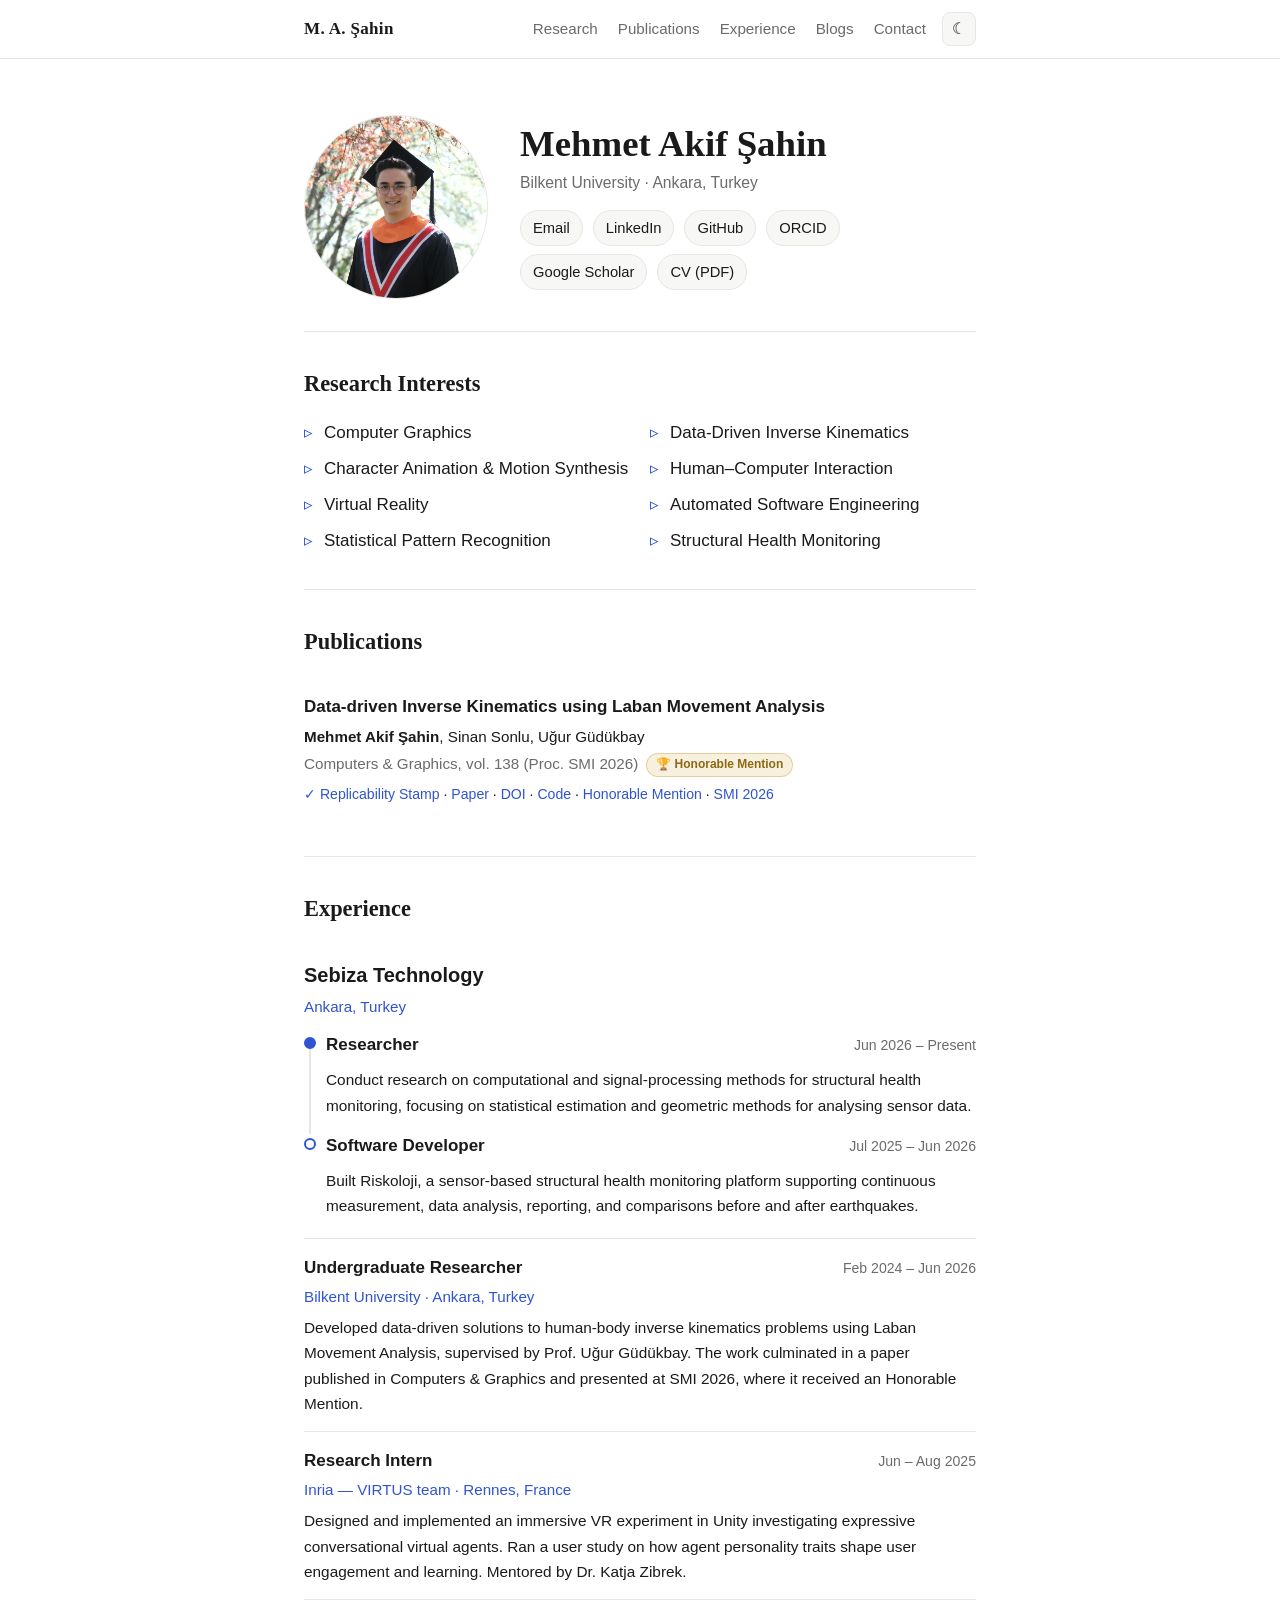
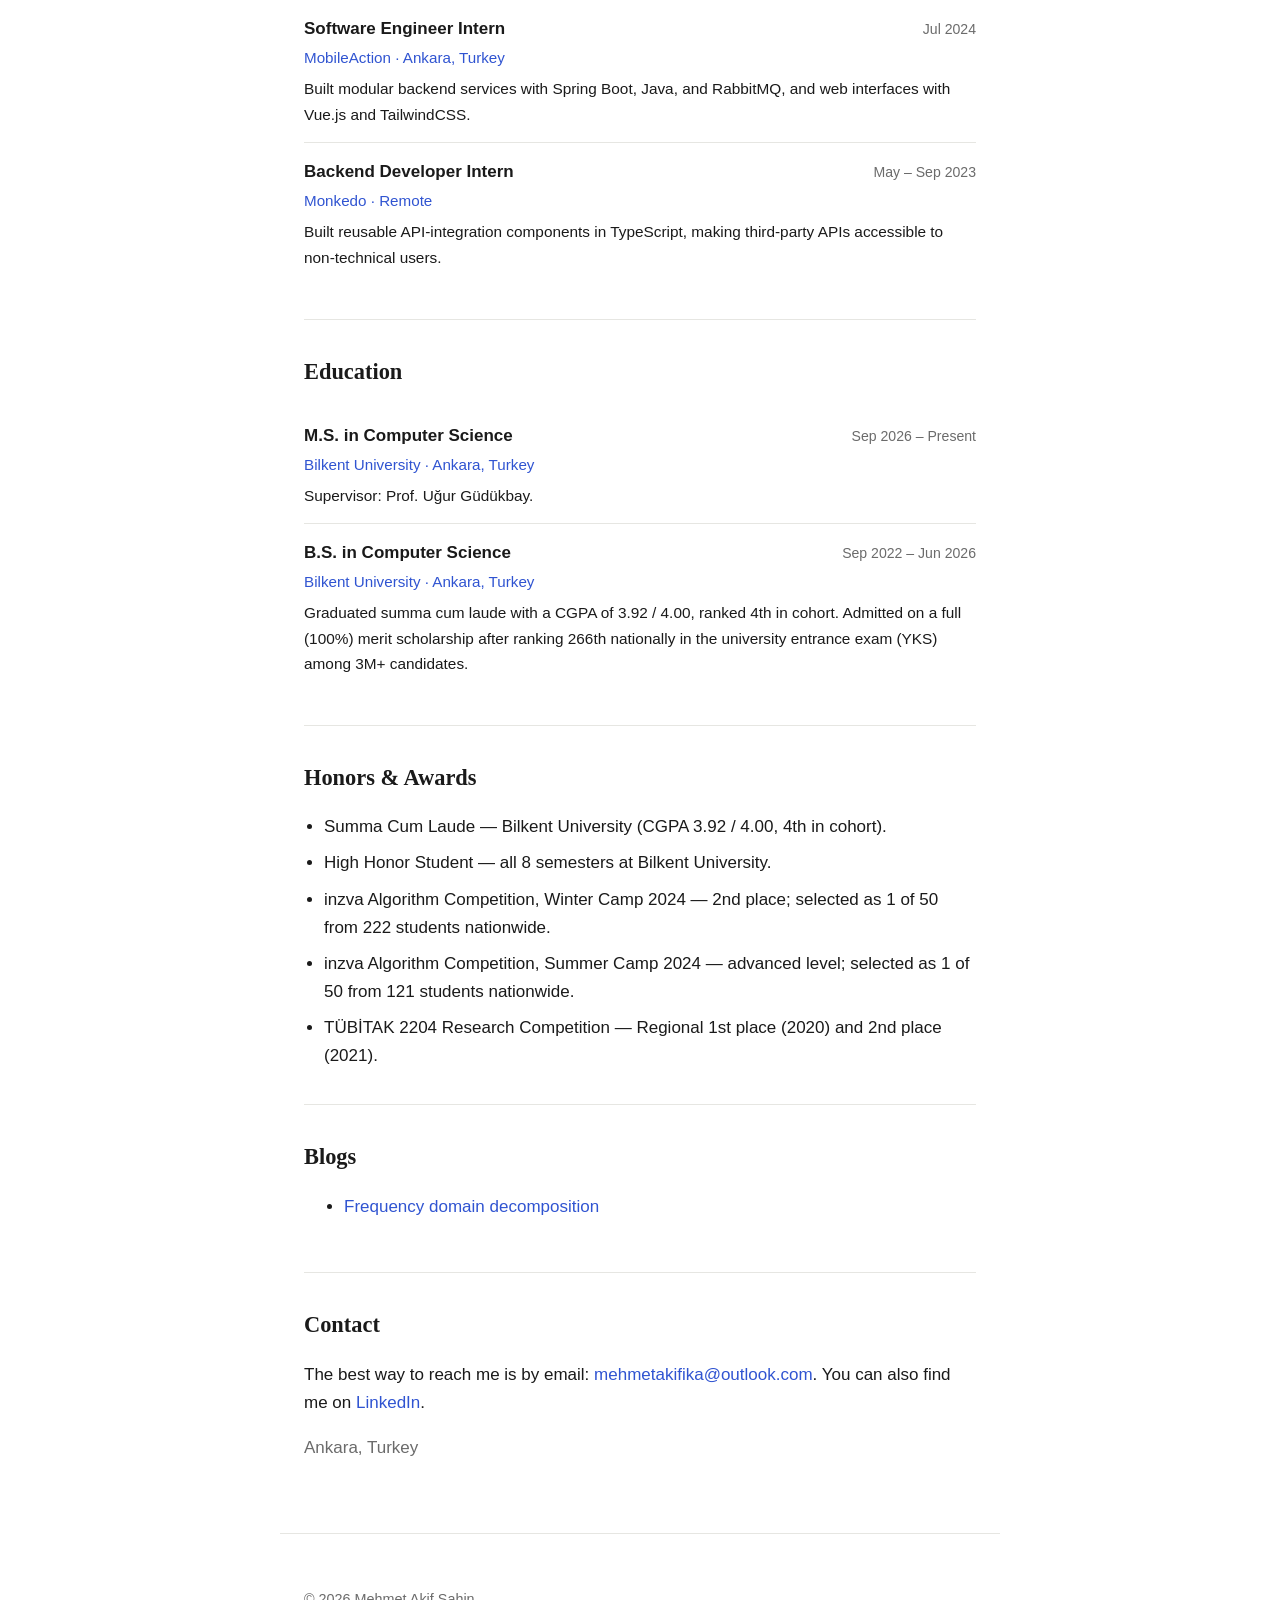
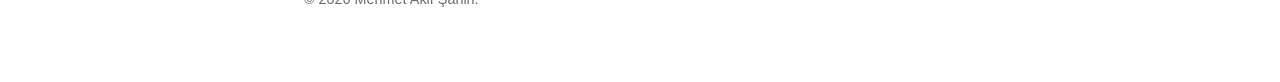
<file: index.html>
<!-- Generated website template: professional content comes from profile.yaml. -->
<!DOCTYPE html>
<html lang="en">
<head>
<meta charset="utf-8" />
<meta name="viewport" content="width=device-width, initial-scale=1" />

<title>Mehmet Akif Şahin — Computer Graphics Researcher</title>
<meta name="description" content="Mehmet Akif Şahin (Mehmet Akif Sahin) — Computer Graphics Researcher at Bilkent University. Research interests: Computer Graphics, Data-Driven Inverse Kinematics, Character Animation &amp; Motion Synthesis, Human–Computer Interaction, Virtual Reality, Automated Software Engineering, Statistical Pattern Recognition, Structural Health Monitoring." />
<meta name="author" content="Mehmet Akif Şahin" />
<link rel="canonical" href="https://mehmetakifsahin.com/" />


<meta property="og:type" content="website" />
<meta property="og:site_name" content="Mehmet Akif Şahin" />
<meta property="og:title" content="Mehmet Akif Şahin — Computer Graphics Researcher" />
<meta property="og:description" content="Mehmet Akif Şahin (Mehmet Akif Sahin) — Computer Graphics Researcher at Bilkent University. Research interests: Computer Graphics, Data-Driven Inverse Kinematics, Character Animation &amp; Motion Synthesis, Human–Computer Interaction, Virtual Reality, Automated Software Engineering, Statistical Pattern Recognition, Structural Health Monitoring." />
<meta property="og:url" content="https://mehmetakifsahin.com/" />
<meta property="og:image" content="https://mehmetakifsahin.com/profile.jpg" />
<meta property="og:locale" content="en_US" />
<meta name="twitter:card" content="summary" />
<meta name="twitter:title" content="Mehmet Akif Şahin — Computer Graphics Researcher" />
<meta name="twitter:description" content="Mehmet Akif Şahin (Mehmet Akif Sahin) — Computer Graphics Researcher at Bilkent University. Research interests: Computer Graphics, Data-Driven Inverse Kinematics, Character Animation &amp; Motion Synthesis, Human–Computer Interaction, Virtual Reality, Automated Software Engineering, Statistical Pattern Recognition, Structural Health Monitoring." />
<meta name="twitter:image" content="https://mehmetakifsahin.com/profile.jpg" />

<link rel="icon" href="/favicon.svg" type="image/svg+xml" />
<link rel="stylesheet" href="styles.css" />


<script type="application/ld+json">
{
  "@context": "https://schema.org",
  "@type": "Person",
  "name": "Mehmet Akif Şahin",
  "alternateName": "Mehmet Akif Sahin",
  "url": "https://mehmetakifsahin.com/",
  "image": "https://mehmetakifsahin.com/profile.jpg",
  "jobTitle": "Computer Graphics Researcher",
  "alumniOf": {
    "@type": "CollegeOrUniversity",
    "name": "Bilkent University"
  },
  "worksFor": {
    "@type": "Organization",
    "name": "Sebiza Technology"
  },
  "knowsAbout": [
    "Computer Graphics",
    "Data-Driven Inverse Kinematics",
    "Character Animation & Motion Synthesis",
    "Human–Computer Interaction",
    "Virtual Reality",
    "Automated Software Engineering",
    "Statistical Pattern Recognition",
    "Structural Health Monitoring"
  ],
  "sameAs": [
    "https://www.linkedin.com/in/akif123/",
    "https://github.com/afikbae",
    "https://orcid.org/0000-0002-5876-7787",
    "https://scholar.google.com/citations?user=O5pCOjUAAAAJ"
  ]
}
</script>
</head>
<body>

<header class="site-header">
  <nav class="nav">
    <a class="nav__brand" href="#top">M. A. Şahin</a>
    <div class="nav__links">
      <a href="#research">Research</a>
      <a href="#publications">Publications</a>
      <a href="#experience">Experience</a>
      <a href="#blogs">Blogs</a>
      <a href="#contact">Contact</a>
    </div>
    <button id="theme-toggle" class="theme-toggle" type="button" aria-label="Toggle dark mode" title="Toggle theme">
      <span aria-hidden="true">☾</span>
    </button>
  </nav>
</header>

<main id="top" class="container">


  <section class="intro">

    <img id="avatar-img" class="avatar" src="profile.jpg" alt="Mehmet Akif Şahin" />
    <div id="avatar-fallback" class="avatar avatar--placeholder" aria-hidden="true" hidden>MA</div>

    <div class="intro__text">
      <h1>Mehmet Akif Şahin</h1>
      <p class="intro__affil muted">Bilkent University · Ankara, Turkey</p>

      <div class="links">
<a href="mailto:mehmetakifika@outlook.com">Email</a>
<a href="https://www.linkedin.com/in/akif123/" rel="me" target="_blank">LinkedIn</a>
<a href="https://github.com/afikbae" rel="me" target="_blank">GitHub</a>
<a href="https://orcid.org/0000-0002-5876-7787" rel="me" target="_blank">ORCID</a>
<a href="https://scholar.google.com/citations?user=O5pCOjUAAAAJ" rel="me" target="_blank">Google Scholar</a>
<a href="cv.pdf">CV (PDF)</a>
      </div>
    </div>
  </section>


  <section id="research" class="section">
    <h2>Research Interests</h2>
    <ul class="interests"><li>Computer Graphics</li><li>Data-Driven Inverse Kinematics</li><li>Character Animation &amp; Motion Synthesis</li><li>Human–Computer Interaction</li><li>Virtual Reality</li><li>Automated Software Engineering</li><li>Statistical Pattern Recognition</li><li>Structural Health Monitoring</li></ul>
  </section>


  <section id="publications" class="section">
    <h2>Publications</h2>
<ol class="pubs"><li class="pub"><p class="pub__title">Data-driven Inverse Kinematics using Laban Movement Analysis</p><p class="pub__authors"><strong>Mehmet Akif Şahin</strong>, Sinan Sonlu, Uğur Güdükbay</p><p class="pub__venue">Computers &amp; Graphics, vol. 138 (Proc. SMI 2026)<span class="pub__award">🏆 Honorable Mention</span></p><p class="pub__links"><a href="https://www.replicabilitystamp.org/#https-github-com-bilkent-modvis-lma-ik" target="_blank">✓ Replicability Stamp</a> · <a href="https://www.sciencedirect.com/science/article/pii/S0097849326001147" target="_blank">Paper</a> · <a href="https://doi.org/10.1016/j.cag.2026.104643" target="_blank">DOI</a> · <a href="https://github.com/Bilkent-ModVis/LMA-IK" target="_blank">Code</a> · <a href="https://drive.google.com/file/d/1wIR-kwGkXql3ohLmQUxqoZvk_noW3j6f/view?usp=sharing" target="_blank">Honorable Mention</a> · <a href="https://smiconf.github.io/2026/" target="_blank">SMI 2026</a></p></li></ol>
  </section>


  <section id="experience" class="section">
    <h2>Experience</h2>
<div class="entry entry--progression"><div class="entry__head"><span class="entry__role">Sebiza Technology</span></div><div class="entry__org">Ankara, Turkey</div><ul class="progression"><li><span class="progression__role">Researcher</span><span class="progression__date">Jun 2026 – Present</span><p class="entry__desc">Conduct research on computational and signal-processing methods for structural health monitoring, focusing on statistical estimation and geometric methods for analysing sensor data.</p></li><li><span class="progression__role">Software Developer</span><span class="progression__date">Jul 2025 – Jun 2026</span><p class="entry__desc">Built Riskoloji, a sensor-based structural health monitoring platform supporting continuous measurement, data analysis, reporting, and comparisons before and after earthquakes.</p></li></ul></div>
    <div class="entry">
      <div class="entry__head"><span class="entry__role">Undergraduate Researcher</span><span class="entry__date">Feb 2024 – Jun 2026</span></div>
      <div class="entry__org">Bilkent University · Ankara, Turkey</div>
      <p class="entry__desc">Developed data-driven solutions to human-body inverse kinematics problems using Laban Movement Analysis, supervised by Prof. Uğur Güdükbay. The work culminated in a paper published in Computers &amp; Graphics and presented at SMI 2026, where it received an Honorable Mention.</p>
    </div>
    <div class="entry">
      <div class="entry__head"><span class="entry__role">Research Intern</span><span class="entry__date">Jun – Aug 2025</span></div>
      <div class="entry__org">Inria — VIRTUS team · Rennes, France</div>
      <p class="entry__desc">Designed and implemented an immersive VR experiment in Unity investigating expressive conversational virtual agents. Ran a user study on how agent personality traits shape user engagement and learning. Mentored by Dr. Katja Zibrek.</p>
    </div>
    <div class="entry">
      <div class="entry__head"><span class="entry__role">Software Engineer Intern</span><span class="entry__date">Jul 2024</span></div>
      <div class="entry__org">MobileAction · Ankara, Turkey</div>
      <p class="entry__desc">Built modular backend services with Spring Boot, Java, and RabbitMQ, and web interfaces with Vue.js and TailwindCSS.</p>
    </div>
    <div class="entry">
      <div class="entry__head"><span class="entry__role">Backend Developer Intern</span><span class="entry__date">May – Sep 2023</span></div>
      <div class="entry__org">Monkedo · Remote</div>
      <p class="entry__desc">Built reusable API-integration components in TypeScript, making third-party APIs accessible to non-technical users.</p>
    </div>
  </section>


  <section id="education" class="section">
    <h2>Education</h2>
    <div class="entry">
      <div class="entry__head"><span class="entry__role">M.S. in Computer Science</span><span class="entry__date">Sep 2026 – Present</span></div>
      <div class="entry__org">Bilkent University · Ankara, Turkey</div>
      <p class="entry__desc">Supervisor: Prof. Uğur Güdükbay.</p>
    </div>
    <div class="entry">
      <div class="entry__head"><span class="entry__role">B.S. in Computer Science</span><span class="entry__date">Sep 2022 – Jun 2026</span></div>
      <div class="entry__org">Bilkent University · Ankara, Turkey</div>
      <p class="entry__desc">Graduated summa cum laude with a CGPA of 3.92 / 4.00, ranked 4th in cohort. Admitted on a full (100%) merit scholarship after ranking 266th nationally in the university entrance exam (YKS) among 3M+ candidates.</p>
    </div>
  </section>


  <section id="awards" class="section">
    <h2>Honors &amp; Awards</h2>
<ul class="awards"><li>Summa Cum Laude — Bilkent University (CGPA 3.92 / 4.00, 4th in cohort).</li><li>High Honor Student — all 8 semesters at Bilkent University.</li><li>inzva Algorithm Competition, Winter Camp 2024 — 2nd place; selected as 1 of 50 from 222 students nationwide.</li><li>inzva Algorithm Competition, Summer Camp 2024 — advanced level; selected as 1 of 50 from 121 students nationwide.</li><li>TÜBİTAK 2204 Research Competition — Regional 1st place (2020) and 2nd place (2021).</li></ul>
  </section>

  <section id="blogs" class="section">
    <h2>Blogs</h2>
    <ul>
      <li><a href="blogs/fdd/">Frequency domain decomposition</a></li>
    </ul>
  </section>


  <section id="contact" class="section">
    <h2>Contact</h2>
    <p>
      The best way to reach me is by email:
      <a href="mailto:mehmetakifika@outlook.com">mehmetakifika@outlook.com</a>.
      You can also find me on
      <a href="https://www.linkedin.com/in/akif123/" target="_blank">LinkedIn</a>.
    </p>
    <p class="muted">Ankara, Turkey</p>
  </section>

</main>

<footer class="site-footer container">
  <p>© <span id="year">2026</span> Mehmet Akif Şahin.</p>
</footer>

<script>
  // Footer year
  document.getElementById("year").textContent = new Date().getFullYear();

  // Show initials fallback if the photo is missing
  (function () {
    var img = document.getElementById("avatar-img");
    if (!img) return;
    img.addEventListener("error", function () {
      img.hidden = true;
      var fb = document.getElementById("avatar-fallback");
      if (fb) fb.hidden = false;
    });
  })();

  // Theme toggle (remembers your choice)
  (function () {
    var root = document.documentElement;
    var btn = document.getElementById("theme-toggle");
    var saved = localStorage.getItem("theme");
    if (saved) root.setAttribute("data-theme", saved);
    btn.addEventListener("click", function () {
      var current = root.getAttribute("data-theme");
      var isDark =
        current === "dark" ||
        (!current && window.matchMedia("(prefers-color-scheme: dark)").matches);
      var next = isDark ? "light" : "dark";
      root.setAttribute("data-theme", next);
      localStorage.setItem("theme", next);
    });
  })();
</script>
</body>
</html>
</file>
<file: styles.css>
/* ============================================================
   Mehmet Akif Sahin — stylesheet
   Theme colors live in the :root variables below — change them
   in one place to re-skin the whole site.
   ============================================================ */

:root {
  --bg: #ffffff;
  --surface: #f7f7f5;
  --text: #1a1a1a;
  --muted: #6b6b6b;
  --border: #e6e6e2;
  --accent: #3054d1;
  --accent-soft: rgba(48, 84, 209, 0.1);
  --max-width: 720px;
  --font-body: -apple-system, BlinkMacSystemFont, "Segoe UI", Roboto, Helvetica, Arial, sans-serif;
  --font-head: Georgia, "Iowan Old Style", "Times New Roman", serif;
}

:root[data-theme="dark"] {
  --bg: #14151a;
  --surface: #1c1e26;
  --text: #e9e9ec;
  --muted: #9a9aa5;
  --border: #2a2c36;
  --accent: #7d9bff;
  --accent-soft: rgba(125, 155, 255, 0.14);
}

@media (prefers-color-scheme: dark) {
  :root:not([data-theme="light"]) {
    --bg: #14151a;
    --surface: #1c1e26;
    --text: #e9e9ec;
    --muted: #9a9aa5;
    --border: #2a2c36;
    --accent: #7d9bff;
    --accent-soft: rgba(125, 155, 255, 0.14);
  }
}

* { box-sizing: border-box; }

/* Ensure the HTML `hidden` attribute always wins, even over display:grid etc. */
[hidden] { display: none !important; }

html { scroll-behavior: smooth; }

body {
  margin: 0;
  background: var(--bg);
  color: var(--text);
  font-family: var(--font-body);
  font-size: 17px;
  line-height: 1.65;
  -webkit-font-smoothing: antialiased;
  -webkit-text-size-adjust: 100%; /* stop iOS from auto-inflating text */
  text-rendering: optimizeLegibility;
  overflow-x: hidden; /* safety net against accidental horizontal scroll */
  overflow-wrap: break-word; /* long URLs/words wrap instead of overflowing */
}

.container {
  width: 100%;
  max-width: var(--max-width);
  margin: 0 auto;
  padding: 0 24px;
}

a {
  color: var(--accent);
  text-decoration: none;
}
a:hover { text-decoration: underline; }

.muted { color: var(--muted); }

/* ---------- Header / nav ---------- */
.site-header {
  position: sticky;
  top: 0;
  z-index: 10;
  background: color-mix(in srgb, var(--bg) 88%, transparent);
  backdrop-filter: saturate(180%) blur(10px);
  border-bottom: 1px solid var(--border);
}

.nav {
  max-width: var(--max-width);
  margin: 0 auto;
  padding: 12px 24px;
  display: flex;
  align-items: center;
  gap: 16px;
}

.nav__brand {
  font-family: var(--font-head);
  font-weight: 700;
  color: var(--text);
  letter-spacing: 0.02em;
}

.nav__links {
  display: flex;
  gap: 20px;
  margin-left: auto;
}
.nav__links a {
  color: var(--muted);
  font-size: 0.95rem;
}
.nav__links a:hover { color: var(--text); text-decoration: none; }

.theme-toggle {
  border: 1px solid var(--border);
  background: var(--surface);
  color: var(--text);
  width: 34px;
  height: 34px;
  border-radius: 8px;
  cursor: pointer;
  font-size: 1rem;
  line-height: 1;
  display: grid;
  place-items: center;
}
.theme-toggle:hover { border-color: var(--accent); }

/* ---------- Intro ---------- */
.intro {
  display: flex;
  gap: 32px;
  align-items: center;
  padding: 56px 0 32px;
}

.avatar {
  width: 184px;
  height: 184px;
  border-radius: 50%;
  flex-shrink: 0;
  object-fit: cover;
  object-position: 50% 20%; /* bias the crop toward the face for tall portraits */
  border: 1px solid var(--border);
}

.avatar--placeholder {
  display: grid;
  place-items: center;
  font-family: var(--font-head);
  font-size: 3.4rem;
  font-weight: 700;
  color: var(--accent);
  background: var(--accent-soft);
  letter-spacing: 0.03em;
}

.intro__text { min-width: 0; }

.intro h1 {
  font-family: var(--font-head);
  font-size: clamp(1.8rem, 5.5vw, 2.3rem); /* scales smoothly across phone → desktop */
  line-height: 1.1;
  margin: 0 0 6px;
}

.intro__role { margin: 0; font-size: 1.05rem; }
.intro__affil { margin: 2px 0 14px; font-size: 0.98rem; }
.intro__blurb { margin: 0 0 18px; }

/* ---------- Link row ---------- */
.links {
  display: flex;
  flex-wrap: wrap;
  gap: 8px 10px;
}
.links a {
  font-size: 0.92rem;
  padding: 5px 12px;
  border: 1px solid var(--border);
  border-radius: 999px;
  background: var(--surface);
  color: var(--text);
  transition: border-color 0.15s ease, color 0.15s ease;
}
.links a:hover {
  border-color: var(--accent);
  color: var(--accent);
  text-decoration: none;
}

/* ---------- Sections ---------- */
.section {
  padding: 34px 0;
  border-top: 1px solid var(--border);
}

.section h2 {
  font-family: var(--font-head);
  font-size: 1.4rem;
  margin: 0 0 16px;
}

.section__hint { margin-top: -6px; font-size: 0.95rem; }

.interests {
  margin: 0;
  padding: 0;
  list-style: none;
  display: grid;
  grid-template-columns: 1fr 1fr;
  gap: 8px 20px;
}
.interests li {
  position: relative;
  padding-left: 20px;
}
.interests li::before {
  content: "▹";
  position: absolute;
  left: 0;
  color: var(--accent);
}

/* ---------- Experience / Education entries ---------- */
.entry {
  padding: 15px 0;
  border-bottom: 1px solid var(--border);
}
.entry:last-child { border-bottom: 0; }
.entry__head {
  display: flex;
  flex-wrap: wrap;
  justify-content: space-between;
  gap: 4px 14px;
  align-items: baseline;
}
.entry__role { font-weight: 600; }
.entry__date {
  color: var(--muted);
  font-size: 0.88rem;
  white-space: nowrap;
  font-variant-numeric: tabular-nums;
}
.entry__org {
  color: var(--accent);
  font-size: 0.95rem;
  margin: 2px 0 0;
}
.entry__desc { margin: 6px 0 0; font-size: 0.96rem; }

/* Job-progression timeline (multiple roles at one employer) */
.progression {
  list-style: none;
  margin: 12px 0 4px;
  padding: 0;
}
.progression li {
  position: relative;
  padding: 0 0 14px 22px;
  display: flex;
  flex-wrap: wrap;
  justify-content: space-between;
  align-items: baseline;
  gap: 2px 12px;
}
.progression li:last-child { padding-bottom: 0; }
.progression li::before {          /* connector line down to the previous role */
  content: "";
  position: absolute;
  left: 5px;
  top: 16px;
  bottom: -2px;
  width: 2px;
  background: var(--border);
}
.progression li:last-child::before { display: none; }
.progression li::after {           /* node dot */
  content: "";
  position: absolute;
  left: 0;
  top: 6px;
  width: 12px;
  height: 12px;
  border-radius: 50%;
  background: var(--bg);
  border: 2px solid var(--accent);
  box-sizing: border-box;
}
.progression li:first-child::after { background: var(--accent); } /* current role filled */
/* Company name reads as a header above its role steps */
.entry--progression > .entry__head .entry__role {
  font-size: 1.25rem;
  font-weight: 700;
}
.progression__role { font-weight: 600; }
.progression .entry__desc { flex-basis: 100%; }
.progression__date {
  color: var(--muted);
  font-size: 0.88rem;
  font-variant-numeric: tabular-nums;
}

/* ---------- Awards ---------- */
.awards { margin: 0; padding: 0 0 0 20px; }
.awards li { margin-bottom: 8px; }
.awards li:last-child { margin-bottom: 0; }

/* ---------- Publications ---------- */
.pubs { margin: 0; padding: 0; list-style: none; counter-reset: pub; }
.pub {
  padding: 16px 0;
  border-bottom: 1px solid var(--border);
}
.pub:last-child { border-bottom: 0; }
.pub__title { margin: 0 0 3px; font-weight: 600; }
.pub__authors { margin: 0 0 2px; font-size: 0.95rem; }
.pub__venue { margin: 0 0 6px; font-size: 0.95rem; color: var(--muted); }
.pub__award {
  display: inline-block;
  margin-left: 8px;
  padding: 1px 9px;
  font-size: 0.75rem;
  font-weight: 600;
  color: #8a6a12;
  background: rgba(214, 173, 78, 0.18);
  border: 1px solid rgba(214, 173, 78, 0.5);
  border-radius: 999px;
  vertical-align: middle;
  white-space: nowrap;
}
:root[data-theme="dark"] .pub__award { color: #f0d287; }
@media (prefers-color-scheme: dark) {
  :root:not([data-theme="light"]) .pub__award { color: #f0d287; }
}
.pub__stamp {
  display: inline-block;
  margin-left: 8px;
  padding: 1px 9px;
  font-size: 0.75rem;
  font-weight: 600;
  color: #1a7a4c;
  background: rgba(46, 160, 105, 0.16);
  border: 1px solid rgba(46, 160, 105, 0.5);
  border-radius: 999px;
  vertical-align: middle;
  white-space: nowrap;
  text-decoration: none;
}
.pub__stamp:hover { border-color: #2ea069; text-decoration: none; }
:root[data-theme="dark"] .pub__stamp { color: #6fd39b; }
@media (prefers-color-scheme: dark) {
  :root:not([data-theme="light"]) .pub__stamp { color: #6fd39b; }
}
.pub__links { margin: 0; font-size: 0.88rem; }
.pub__links a { color: var(--accent); }

/* ---------- Footer ---------- */
.site-footer {
  padding: 40px 24px 56px;
  color: var(--muted);
  font-size: 0.9rem;
  border-top: 1px solid var(--border);
  margin-top: 20px;
}

/* ---------- Responsive ---------- */
@media (max-width: 560px) {
  body { font-size: 16px; }
  .container, .nav { padding-left: 18px; padding-right: 18px; }
  .nav__links { display: none; }
  .theme-toggle { margin-left: auto; } /* keep toggle at the right once links are hidden */
  .intro {
    flex-direction: column;
    text-align: center;
    gap: 18px;
    padding-top: 36px;
  }
  .links { justify-content: center; }
  .interests { grid-template-columns: 1fr; }
  .entry__head { gap: 2px 12px; }
}

/* ---------- Print (for "Save as PDF") ---------- */
@media print {
  .site-header, .theme-toggle, .site-footer { display: none; }
  body { font-size: 12px; color: #000; background: #fff; }
  a { color: #000; text-decoration: underline; }
}
</file>
